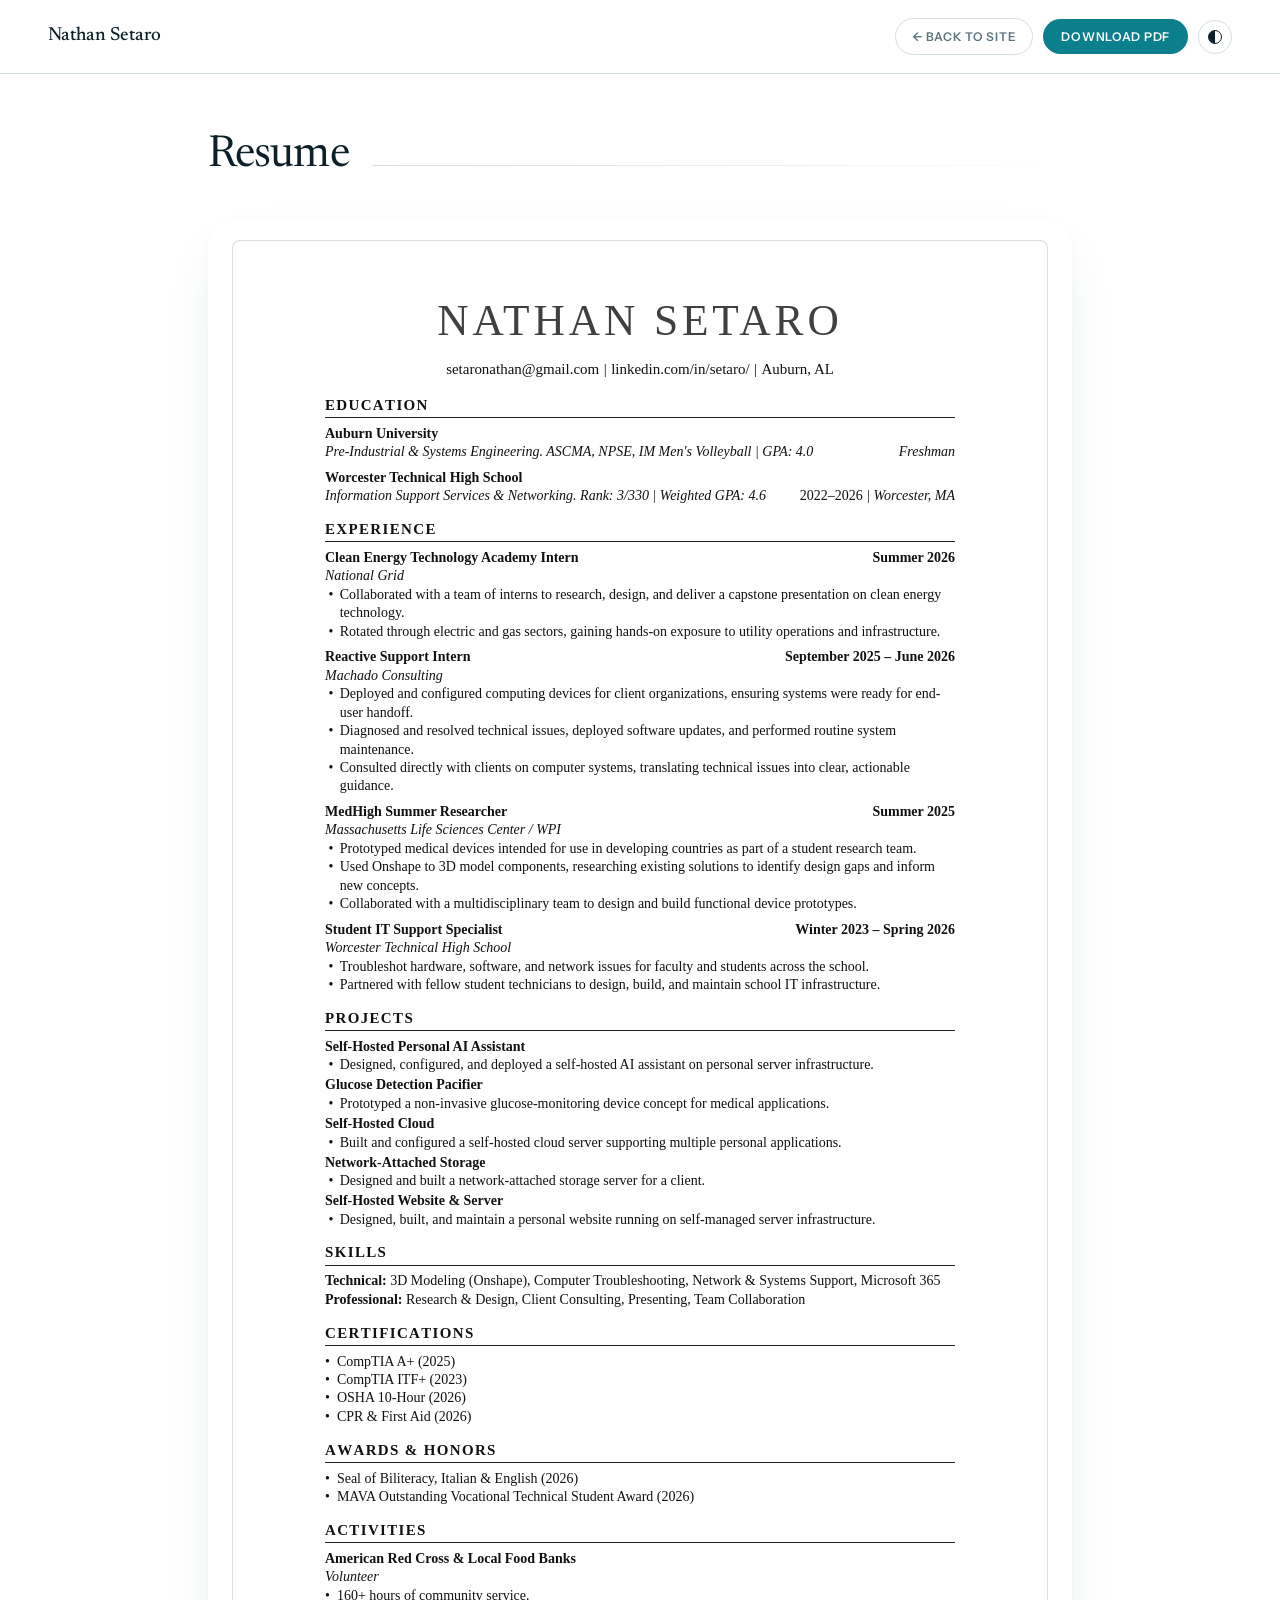
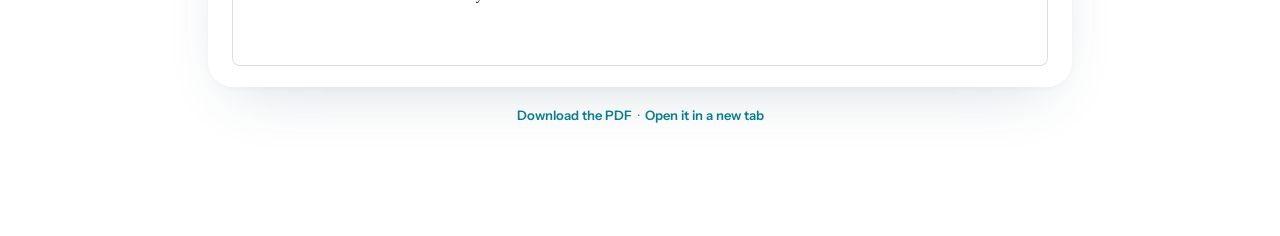
<file: site/resume.html>
<!DOCTYPE html>
<html lang="en">
<head>
<meta charset="UTF-8">
<meta name="viewport" content="width=device-width, initial-scale=1">
<title>Nathan Setaro Resume</title>
<meta name="description" content="Resume of Nathan Setaro, Industrial & Systems Engineering student at Auburn University.">
<meta name="author" content="Nathan Setaro">
<link rel="preconnect" href="https://fonts.googleapis.com">
<link href="https://fonts.googleapis.com/css2?family=Newsreader:ital,opsz,wght@0,6..72,400;0,6..72,500&amp;family=Instrument+Sans:wght@400;500;600&amp;display=swap" rel="stylesheet">
<style>
  :root {
    --bg: #ffffff; --surface: #ffffff; --ink: #0d2028; --muted: #5b7481;
    --line: #d3dee4; --accent: #0c7f8c;
    --glass: rgba(255,255,255,0.5); --glass-brd: rgba(255,255,255,0.9);
    --glass-shadow: 0 24px 60px -26px rgba(21,70,88,0.20), 0 2px 8px rgba(21,70,88,0.04);
    --glass-blur: blur(26px) saturate(185%);
  }
  html.dark {
    --bg: #06161d; --surface: rgba(255,255,255,0.04); --ink: #e9f3f5; --muted: #8ba7b0;
    --line: rgba(238,246,247,0.15); --accent: #4fd0de;
    --glass: rgba(255,255,255,0.045); --glass-brd: rgba(255,255,255,0.09);
    --glass-shadow: 0 24px 60px -26px rgba(0,0,0,0.6);
    --glass-blur: blur(20px) saturate(130%);
  }
  * { margin: 0; padding: 0; box-sizing: border-box; }
  html, body { width: 100%; }
  body { font-family: 'Instrument Sans', sans-serif; background: var(--bg); color: var(--ink); line-height: 1.6; transition: background 0.4s ease, color 0.4s ease; }
  a { color: var(--ink); text-decoration: none; transition: color 0.2s ease, border-color 0.2s ease; }
  a:hover { color: var(--accent); }
  ::selection { background: var(--accent); color: var(--bg); }
  :focus-visible { outline: 2px solid var(--accent); outline-offset: 3px; }
  .hv-brd:hover { border-color: var(--accent) !important; }
  .hv-white:hover { color: #fff !important; }
  .navlabel { white-space: nowrap; }
  @media (max-width: 700px) {
    .navlabel { display: none; }
  }

  /* ---------- the resume sheet: a paper page in both themes ---------- */
  .sheet-wrap { padding: clamp(10px, 2vw, 20px); border-radius: 26px; background: var(--glass); backdrop-filter: var(--glass-blur); -webkit-backdrop-filter: var(--glass-blur); border: 1px solid var(--glass-brd); box-shadow: var(--glass-shadow); }
  .sheet {
    --paper-ink: #111111;
    background: #ffffff; color: var(--paper-ink);
    border: 1px solid color-mix(in srgb, var(--ink) 14%, transparent); border-radius: 8px;
    font-family: "Times New Roman", Times, "Liberation Serif", Tinos, serif;
    font-size: clamp(12.5px, 0.55vw + 10.4px, 14px); line-height: 1.32;
    padding: clamp(26px, 6vw, 56px) clamp(18px, 8vw, 92px) clamp(30px, 6vw, 60px);
    max-width: 816px; margin: 0 auto;
  }
  .sheet ::selection { background: #cdeef2; color: #111; }
  .sheet a { color: inherit; }
  .sheet a:hover { color: #0c7f8c; }
  .sheet header { text-align: center; margin-bottom: 1.15em; }
  .sheet h1 { font-weight: 400; font-size: 3.1em; letter-spacing: 0.09em; line-height: 1.1; color: #404040; margin-bottom: 0.35em; }
  .sheet h1 { white-space: nowrap; font-size: min(3.1em, 6.4vw); }
  @media (max-width: 480px) {
    .sheet .contact { flex-direction: column; align-items: center; gap: 0.15em; }
    .sheet .contact span[aria-hidden] { display: none; }
  }
  .sheet .contact { font-size: 1.07em; display: flex; flex-wrap: wrap; justify-content: center; gap: 0 0.3em; }
  .sheet h2 { font-size: 1.07em; font-weight: 700; letter-spacing: 0.09em; text-transform: uppercase; border-bottom: 1px solid #222; padding-bottom: 0.1em; margin: 0.95em 0 0.45em; }
  .sheet .entry { margin-bottom: 0.5em; }
  .sheet .row { display: flex; justify-content: space-between; align-items: baseline; gap: 0 1.5em; flex-wrap: wrap; }
  .sheet h3 { font-size: 1em; font-weight: 700; }
  .sheet .sub { font-style: italic; }
  .sheet .when { font-style: italic; white-space: nowrap; margin-left: auto; }
  .sheet .date { font-weight: 700; white-space: nowrap; margin-left: auto; }
  .sheet ul { list-style: none; }
  .sheet li { position: relative; padding-left: 1.05em; }
  .sheet li::before { content: "•"; position: absolute; left: 0.25em; }
  .sheet .flat li { padding-left: 0.85em; }
  .sheet .flat li::before { left: 0; }
  .sheet .proj h3 { margin-top: 0.12em; }
  .sheet p b { font-weight: 700; }

  /* ---------- print / PDF: just the sheet, on US Letter ---------- */
  @page { size: letter; margin: 0; }
  @media print {
    html, body { background: #ffffff !important; }
    .no-print, nav { display: none !important; }
    main { padding: 0 !important; max-width: none !important; }
    .sheet-wrap { padding: 0; border: 0; border-radius: 0; background: none; box-shadow: none; backdrop-filter: none; -webkit-backdrop-filter: none; }
    .sheet { border: 0; border-radius: 0; max-width: none; width: 8.5in; font-size: 9.1pt; line-height: 1.2; padding: 0.5in 0.95in 0.3in 1in; }
    .sheet h1 { font-size: 3.15em; margin-bottom: 0.15em; }
    .sheet .contact { font-size: 1.08em; }
    .sheet header { margin-bottom: 0.8em; }
    .sheet h2 { font-size: 1.1em; margin: 0.6em 0 0.38em; }
    .sheet .entry { margin-bottom: 0.38em; }
    .sheet a:hover { color: inherit; }
    [data-reveal] { opacity: 1 !important; transform: none !important; filter: none !important; }
  }
</style>
<link rel="stylesheet" href="fluid.css">
<link rel="stylesheet" href="motion.css">
<script>try{if(sessionStorage.getItem("nds-theme")==="dark")document.documentElement.classList.add("dark");}catch(e){}</script>
</head>
<body>

<div style="min-height: 100vh; min-height: 100svh; width: 100%; position: relative;">
  <nav style="position: sticky; top: 0; z-index: 100; display: flex; justify-content: space-between; align-items: center; gap: 12px; padding: 18px clamp(16px, 4vw, 48px); background: color-mix(in srgb, var(--bg) 82%, transparent); backdrop-filter: blur(18px); -webkit-backdrop-filter: blur(18px); border-bottom: 1px solid var(--line);">
    <a href="index.html" style="font-family: 'Newsreader', serif; font-size: 19px; font-weight: 500; white-space: nowrap;">Nathan Setaro</a>
    <div style="display: flex; gap: 10px; align-items: center;">
      <a href="index.html" class="hv-brd" aria-label="Back to site" style="font-size: 12px; font-weight: 600; letter-spacing: 0.06em; text-transform: uppercase; color: var(--muted); padding: 8px 16px; border: 1px solid var(--line); border-radius: 100px;">← <span class="navlabel">Back to site</span></a>
      <a href="assets/resume.pdf" download="Nathan Setaro Resume.pdf" class="hv-white" style="font-size: 12px; font-weight: 600; letter-spacing: 0.06em; text-transform: uppercase; color: #fff; background: var(--accent); padding: 8px 18px; border-radius: 100px; white-space: nowrap;">Download PDF</a>
      <button id="theme-toggle" type="button" title="Dark mode" aria-label="Toggle dark mode" aria-pressed="false" class="hv-brd" style="width: 34px; height: 34px; flex-shrink: 0; display: flex; align-items: center; justify-content: center; border-radius: 50%; border: 1px solid var(--line); background: var(--glass); cursor: pointer; padding: 0; transition: border-color 0.3s ease;">
        <span id="theme-dot" style="width: 14px; height: 14px; border-radius: 50%; border: 1.5px solid var(--ink); background: linear-gradient(90deg, var(--ink) 0 50%, transparent 50% 100%); transform: rotate(0deg); transition: transform 0.6s cubic-bezier(0.16,1,0.3,1);"></span>
      </button>
    </div>
  </nav>

  <main style="max-width: 960px; margin: 0 auto; padding: clamp(32px, 5vw, 56px) clamp(14px, 4vw, 48px) clamp(72px, 9vw, 110px); position: relative;">
    <div class="no-print" style="display: flex; align-items: baseline; gap: 24px; margin-bottom: clamp(24px, 3.5vw, 36px);">
      <p style="font-family: 'Newsreader', serif; font-weight: 400; font-size: clamp(34px, 2.2vw + 18px, 44px); letter-spacing: -0.02em; line-height: 1.2;" aria-hidden="true">Resume</p>
      <div style="flex: 1; height: 1px; background: linear-gradient(90deg, var(--line), transparent);"></div>
    </div>

    <div class="sheet-wrap" data-reveal>
      <article class="sheet" aria-label="Resume">
        <header>
          <h1 aria-label="Nathan Setaro">NATHAN SETARO</h1>
          <p class="contact"><a href="mailto:setaronathan@gmail.com">setaronathan@gmail.com</a><span aria-hidden="true">|</span><a href="https://www.linkedin.com/in/setaro/">linkedin.com/in/setaro/</a><span aria-hidden="true">|</span>Auburn, AL</p>
        </header>

        <section>
          <h2>Education</h2>
          <div class="entry">
            <h3>Auburn University</h3>
            <div class="row"><p class="sub">Pre-Industrial &amp; Systems Engineering. ASCMA, NPSE, IM Men's Volleyball | GPA: 4.0</p><p class="when">Freshman</p></div>
          </div>
          <div class="entry">
            <h3>Worcester Technical High School</h3>
            <div class="row"><p class="sub">Information Support Services &amp; Networking. Rank: 3/330 | Weighted GPA: 4.6</p><p class="when"><span style="font-style: normal;">2022–2026</span> | Worcester, MA</p></div>
          </div>
        </section>

        <section>
          <h2>Experience</h2>
          <div class="entry">
            <div class="row"><h3>Clean Energy Technology Academy Intern</h3><p class="date">Summer 2026</p></div>
            <p class="sub">National Grid</p>
            <ul>
              <li>Collaborated with a team of interns to research, design, and deliver a capstone presentation on clean energy technology.</li>
              <li>Rotated through electric and gas sectors, gaining hands-on exposure to utility operations and infrastructure.</li>
            </ul>
          </div>
          <div class="entry">
            <div class="row"><h3>Reactive Support Intern</h3><p class="date">September 2025 – June 2026</p></div>
            <p class="sub">Machado Consulting</p>
            <ul>
              <li>Deployed and configured computing devices for client organizations, ensuring systems were ready for end-user handoff.</li>
              <li>Diagnosed and resolved technical issues, deployed software updates, and performed routine system maintenance.</li>
              <li>Consulted directly with clients on computer systems, translating technical issues into clear, actionable guidance.</li>
            </ul>
          </div>
          <div class="entry">
            <div class="row"><h3>MedHigh Summer Researcher</h3><p class="date">Summer 2025</p></div>
            <p class="sub">Massachusetts Life Sciences Center / WPI</p>
            <ul>
              <li>Prototyped medical devices intended for use in developing countries as part of a student research team.</li>
              <li>Used Onshape to 3D model components, researching existing solutions to identify design gaps and inform new concepts.</li>
              <li>Collaborated with a multidisciplinary team to design and build functional device prototypes.</li>
            </ul>
          </div>
          <div class="entry">
            <div class="row"><h3>Student IT Support Specialist</h3><p class="date">Winter 2023 – Spring 2026</p></div>
            <p class="sub">Worcester Technical High School</p>
            <ul>
              <li>Troubleshot hardware, software, and network issues for faculty and students across the school.</li>
              <li>Partnered with fellow student technicians to design, build, and maintain school IT infrastructure.</li>
            </ul>
          </div>
        </section>

        <section class="proj">
          <h2>Projects</h2>
          <h3>Self-Hosted Personal AI Assistant</h3>
          <ul><li>Designed, configured, and deployed a self-hosted AI assistant on personal server infrastructure.</li></ul>
          <h3>Glucose Detection Pacifier</h3>
          <ul><li>Prototyped a non-invasive glucose-monitoring device concept for medical applications.</li></ul>
          <h3>Self-Hosted Cloud</h3>
          <ul><li>Built and configured a self-hosted cloud server supporting multiple personal applications.</li></ul>
          <h3>Network-Attached Storage</h3>
          <ul><li>Designed and built a network-attached storage server for a client.</li></ul>
          <h3>Self-Hosted Website &amp; Server</h3>
          <ul><li>Designed, built, and maintain a personal website running on self-managed server infrastructure.</li></ul>
        </section>

        <section>
          <h2>Skills</h2>
          <p><b>Technical:</b> 3D Modeling (Onshape), Computer Troubleshooting, Network &amp; Systems Support, Microsoft 365</p>
          <p><b>Professional:</b> Research &amp; Design, Client Consulting, Presenting, Team Collaboration</p>
        </section>

        <section>
          <h2>Certifications</h2>
          <ul class="flat">
            <li>CompTIA A+ (2025)</li>
            <li>CompTIA ITF+ (2023)</li>
            <li>OSHA 10-Hour (2026)</li>
            <li>CPR &amp; First Aid (2026)</li>
          </ul>
        </section>

        <section>
          <h2>Awards &amp; Honors</h2>
          <ul class="flat">
            <li>Seal of Biliteracy, Italian &amp; English (2026)</li>
            <li>MAVA Outstanding Vocational Technical Student Award (2026)</li>
          </ul>
        </section>

        <section>
          <h2>Activities</h2>
          <h3>American Red Cross &amp; Local Food Banks</h3>
          <p class="sub">Volunteer</p>
          <ul class="flat"><li>160+ hours of community service.</li></ul>
        </section>
      </article>
    </div>

    <p class="no-print" style="margin-top: 18px; font-size: 13px; color: var(--muted); text-align: center;">
      <a href="assets/resume.pdf" download="Nathan Setaro Resume.pdf" style="color: var(--accent); font-weight: 600;">Download the PDF</a>
      &nbsp;·&nbsp;
      <a href="assets/resume.pdf" target="_blank" rel="noopener" style="color: var(--accent); font-weight: 600;">Open it in a new tab</a>
    </p>
  </main>
</div>

<script src="vendor/lenis.min.js"></script>
<script src="fluid.js"></script>
<script src="motion.js" defer></script>
<script>
(function () {
  var root = document.documentElement, isDark = false;
  try { isDark = sessionStorage.getItem('nds-theme') === 'dark'; } catch (e) {}
  var tgl = document.getElementById('theme-toggle'), dot = document.getElementById('theme-dot');
  function sync() {
    root.classList.toggle('dark', isDark);
    dot.style.transform = 'rotate(' + (isDark ? 180 : 0) + 'deg)';
    tgl.title = (isDark ? 'Light' : 'Dark') + ' mode';
    tgl.setAttribute('aria-pressed', String(isDark));
  }
  sync();
  tgl.addEventListener('click', function () {
    isDark = !isDark;
    try { sessionStorage.setItem('nds-theme', isDark ? 'dark' : 'light'); } catch (e) {}
    if (window.fluid) window.fluid.themeSwitch(tgl, sync); else sync();
  });

  /* the sheet rises in once; no observer needed, it is on the first screen */
  var sheet = document.querySelector('.sheet-wrap');
  requestAnimationFrame(function () { requestAnimationFrame(function () { sheet.classList.add('in'); }); });
})();
</script>
</body>
</html>
</file>
<file: site/fluid.css>
/* fluid.css — motion layer shared by index.html and resume.html.
   Smooth scroll (Lenis), page transitions, springy controls, softer reveals.
   Everything here switches off for visitors who ask for reduced motion. */

:root {
  --ease-out: cubic-bezier(0.16, 1, 0.3, 1);
  --spring: cubic-bezier(0.34, 1.36, 0.64, 1);
  --spring-soft: cubic-bezier(0.22, 1.2, 0.36, 1);
}
@supports (transition-timing-function: linear(0, 1)) {
  :root {
    /* a real spring curve: quick start, small overshoot, settles */
    --spring: linear(0, 0.006, 0.025 2.8%, 0.101 6.1%, 0.539 18.9%, 0.721 25.3%, 0.849 31.5%, 0.937 38.1%, 0.968 41.8%, 0.991 45.7%, 1.006 50.1%, 1.015 55%, 1.017 63.9%, 1.001);
    --spring-soft: linear(0, 0.009, 0.037 2.9%, 0.142 6.2%, 0.546 17.4%, 0.731 23.6%, 0.86 30%, 0.945 37.2%, 0.99 45.6%, 1.006 54.2%, 1.006 65.2%, 1);
  }
}

/* ---------- smooth scroll ---------- */
html.lenis, html.lenis body { height: auto; }
html.lenis { scroll-behavior: auto !important; }
.lenis.lenis-smooth [data-lenis-prevent] { overscroll-behavior: contain; }
.lenis.lenis-stopped { overflow: clip; }

/* ---------- page transitions ---------- */
@view-transition { navigation: auto; }
::view-transition-old(root) { animation: 0.32s var(--ease-out) both page-out; }
::view-transition-new(root) { animation: 0.55s var(--ease-out) both page-in; }
@keyframes page-out { to { opacity: 0; transform: translateY(-14px); filter: blur(4px); } }
@keyframes page-in { from { opacity: 0; transform: translateY(18px); filter: blur(4px); } }
/* fallback for browsers without cross-document view transitions */
html.page-entering body { animation: 0.55s var(--ease-out) both page-in; }
html.page-leaving body { transition: opacity 0.26s ease, transform 0.3s var(--ease-out), filter 0.3s ease; opacity: 0; transform: translateY(-14px); filter: blur(4px); }

/* theme switch: the new theme opens out of the toggle as a circle */
html.theme-switching::view-transition-new(root) { animation: 0.7s var(--ease-out) both theme-reveal; }
html.theme-switching::view-transition-old(root) { animation: none; }
@keyframes theme-reveal { from { clip-path: circle(0 at var(--tx, 100%) var(--ty, 0%)); } to { clip-path: circle(var(--tr, 150vmax) at var(--tx, 100%) var(--ty, 0%)); } }

/* ---------- reveals: longer, softer, staggered by fluid.js ---------- */
[data-reveal] {
  transform: translateY(34px) scale(0.985);
  transition: opacity 1.1s var(--ease-out) var(--rd, 0ms), transform 1.2s var(--ease-out) var(--rd, 0ms) !important;
}
[data-reveal].in { transform: none; }

/* ---------- controls: springy hover and press ---------- */
.hv-cta, .hv-ghost, .hv-social, .hv-copy, .hv-card, .hv-brd, .hv-white, [data-navcta], [data-navlink] {
  transition: transform 0.55s var(--spring), background-color 0.3s ease, color 0.25s ease, border-color 0.3s ease, box-shadow 0.4s ease !important;
}
.hv-cta:hover, .hv-ghost:hover { transform: translateY(-3px) !important; }
.hv-social:hover { transform: translateY(-3px) !important; }
.hv-card:hover { transform: translateY(-5px) !important; }
[data-navcta]:hover { transform: translateY(-1px) scale(1.03); }
.hv-cta:active, .hv-ghost:active, .hv-social:active, .hv-copy:active, .hv-card:active,
.hv-brd:active, .hv-white:active, [data-navcta]:active, [data-navlink]:active {
  transform: scale(0.95) !important;
  transition-duration: 0.12s !important;
}
.hv-toggle { transition: transform 0.6s var(--spring), border-color 0.3s ease !important; }
.hv-toggle:hover { transform: rotate(18deg) scale(1.06) !important; }
.hv-toggle:active { transform: rotate(18deg) scale(0.9) !important; transition-duration: 0.12s !important; }

/* organisation and tool chips lift when pointed at (the ticker pauses on hover) */
#row-companies > div > span, #row-tools > div > span {
  transition: transform 0.55s var(--spring), border-color 0.3s ease, background-color 0.3s ease;
}
#row-companies > div > span:hover, #row-tools > div > span:hover {
  transform: translateY(-4px);
  border-color: var(--accent) !important;
}
/* interest pills */
#about [style*="border-radius: 100px; padding: 8px 18px"] { transition: transform 0.5s var(--spring), border-color 0.3s ease; }
#about [style*="border-radius: 100px; padding: 8px 18px"]:hover { transform: translateY(-3px); border-color: var(--accent); }

/* ---------- projects: rows glide, panels unfold ---------- */
.proj-row { transition: transform 0.55s var(--spring), padding 0.5s var(--ease-out); }
.proj-row:hover { transform: translateX(6px); }
.proj-row:active { transform: translateX(6px) scale(0.99); transition-duration: 0.12s; }
[data-plus] { transition: transform 0.6s var(--spring) !important; }
[data-panel] { transition: max-height 0.75s var(--ease-out) !important; }
[data-panel] .proj-grid { opacity: 0; transform: translateY(-10px); transition: opacity 0.35s ease, transform 0.6s var(--ease-out); }
.proj-row[aria-expanded="true"] + [data-panel] .proj-grid { opacity: 1; transform: none; transition: opacity 0.6s ease 0.12s, transform 0.8s var(--ease-out) 0.08s; }

/* ---------- photos breathe a little on hover ---------- */
.slot img, .zoomable { transition: transform 1.2s var(--ease-out); }
.slot:hover img, .zoomable:hover { transform: scale(1.04); }
.slot { isolation: isolate; }

/* ---------- reduced motion: keep everything, drop the travel ---------- */
@media (prefers-reduced-motion: reduce) {
  @view-transition { navigation: none; }
  [data-reveal] { transform: none !important; filter: none !important; }
  html.page-entering body, html.page-leaving body { animation: none !important; transition: none !important; opacity: 1 !important; transform: none !important; filter: none !important; }
  .hv-cta:hover, .hv-ghost:hover, .hv-social:hover, .hv-card:hover, .proj-row:hover,
  #row-companies > div > span:hover, #row-tools > div > span:hover, .slot:hover img, .zoomable:hover { transform: none !important; }
}

/* ---------- performance: glass cards sit on a flat background, so their backdrop blur
   costs a lot while scrolling and changes nothing you can see. The nav pill, theme button
   and hero buttons keep theirs, since content moves behind them. ---------- */
[style*="backdrop-filter: var(--glass-blur)"] { backdrop-filter: none !important; -webkit-backdrop-filter: none !important; }
</file>
<file: site/motion.css>
/* motion.css — the expressive layer (driven by motion.js).
   Magnetic buttons, card spotlights and tilt, split-letter headings,
   scroll progress, experience timeline, image wipes and cascades.
   motion.js does nothing under prefers-reduced-motion, so none of this activates. */

/* ---------- scroll progress ---------- */
.scroll-progress { position: fixed; top: 0; left: 0; right: 0; height: 2px; z-index: 2500; pointer-events: none; }
.scroll-progress span {
  display: block; height: 100%; transform-origin: 0 50%; transform: scaleX(0);
  background: linear-gradient(90deg, var(--accent), #6d4fd0 70%, var(--accent));
  box-shadow: 0 0 8px color-mix(in srgb, var(--accent) 35%, transparent);
  border-radius: 0 2px 2px 0;
}

/* ---------- magnetic controls: motion.js sets `translate`, which stacks with existing transforms ---------- */
.magnetic { transition: transform 0.55s var(--spring), translate 0.5s var(--ease-out), opacity 0.3s ease, background-color 0.3s ease, color 0.25s ease, border-color 0.3s ease, box-shadow 0.4s ease !important; }

/* ---------- card spotlight + glowing edge that follow the pointer ---------- */
.spot-host > .spot {
  position: absolute; inset: 0; border-radius: inherit; pointer-events: none; z-index: 0;
  opacity: 0; transition: opacity 0.5s ease;
  background: radial-gradient(560px circle at var(--sx, 50%) var(--sy, 50%), color-mix(in srgb, var(--accent) 5%, transparent), transparent 55%);
}
.spot-host > .spot::after {
  content: ""; position: absolute; inset: -1px; border-radius: inherit; padding: 1px;
  background: radial-gradient(300px circle at var(--sx, 50%) var(--sy, 50%), color-mix(in srgb, var(--accent) 50%, transparent), color-mix(in srgb, #6d4fd0 20%, transparent) 40%, transparent 65%);
  mask: linear-gradient(#000 0 0) content-box, linear-gradient(#000 0 0);
  -webkit-mask: linear-gradient(#000 0 0) content-box, linear-gradient(#000 0 0);
  mask-composite: exclude; -webkit-mask-composite: xor;
}
.spot-host.spot-on > .spot { opacity: 1; }
.spot-host > :not(.spot):not([aria-hidden="true"]):not(.tl) { position: relative; z-index: 1; }

/* ---------- headings rise in letter by letter; their rule draws in ---------- */
.split .sw { display: inline-block; overflow: hidden; vertical-align: top; padding: 0.14em 0.05em 0.08em; margin: -0.14em -0.05em -0.08em; }
.split .sc {
  display: inline-block; transform: translateY(108%) rotate(7deg); opacity: 0;
  transition: transform 1s var(--ease-out) calc(var(--i) * 32ms + 80ms), opacity 0.6s ease calc(var(--i) * 32ms + 80ms);
}
.split.split-in .sc { transform: none; opacity: 1; }
.rule-draw { transform: scaleX(0); transform-origin: 0 50%; transition: transform 1.6s var(--ease-out) 0.3s; }
.rule-draw.split-in { transform: scaleX(1); }

/* ---------- experience timeline ---------- */
.tl { position: absolute; top: 46px; bottom: 46px; width: 2px; margin-left: -1px; border-radius: 2px; background: var(--line); pointer-events: none; z-index: 1; }
.tl-fill {
  position: absolute; inset: 0; border-radius: inherit; transform-origin: 50% 0; transform: scaleY(0);
  background: linear-gradient(180deg, var(--accent), #6d4fd0);
  box-shadow: 0 0 8px color-mix(in srgb, var(--accent) 28%, transparent);
}
.tl-dot {
  position: absolute; left: 50%; width: 11px; height: 11px; margin: -5.5px 0 0 -5.5px; border-radius: 50%;
  background: var(--bg); border: 2px solid var(--line);
  transition: background-color 0.4s ease, border-color 0.4s ease, box-shadow 0.5s ease, scale 0.6s var(--spring);
}
.tl-dot.on {
  background: var(--accent); border-color: var(--accent); scale: 1.1;
  box-shadow: 0 0 0 4px color-mix(in srgb, var(--accent) 10%, transparent), 0 0 10px color-mix(in srgb, var(--accent) 45%, transparent);
}

@media (max-width: 600px) { .has-tl .exp-row { padding-left: 18px !important; } }

/* ---------- images unveil with a wipe ---------- */
.wipe { clip-path: inset(0 0 100% 0 round 6px); transition: clip-path 1.3s var(--ease-out) var(--wd, 0ms), scale 1.6s var(--ease-out) var(--wd, 0ms); scale: 1.06; }
.wipe.wipe-in { clip-path: inset(0 0 0 0 round 6px); scale: 1; }
[data-panel] .slot img { clip-path: inset(0 100% 0 0); transition: clip-path 1s var(--ease-out) 0.15s, transform 1.2s var(--ease-out); }
.proj-row[aria-expanded="true"] + [data-panel] .slot img { clip-path: inset(0 0 0 0); }

/* ---------- lists cascade in once their block has revealed ---------- */
.cascade > * { opacity: 0; transform: translateY(16px); transition: opacity 0.7s ease calc(var(--k) * 70ms + 160ms), transform 0.9s var(--ease-out) calc(var(--k) * 70ms + 160ms); }
.cascade.pop > * { transform: translateY(10px) scale(0.86); transition-timing-function: ease, var(--spring); }
.in.cascade > *, .in .cascade > * { opacity: 1; transform: none; }

/* ---------- copy confirmation ---------- */
@keyframes copied-pulse { 0% { box-shadow: 0 0 0 0 color-mix(in srgb, var(--accent) 35%, transparent); } 100% { box-shadow: 0 0 0 14px transparent; } }
.copied-pulse { animation: copied-pulse 0.7s ease-out; border-color: var(--accent) !important; color: var(--accent) !important; }

/* ---------- marquee rows lean with scroll speed ---------- */
#row-companies, #row-tools { will-change: transform; }
</file>
